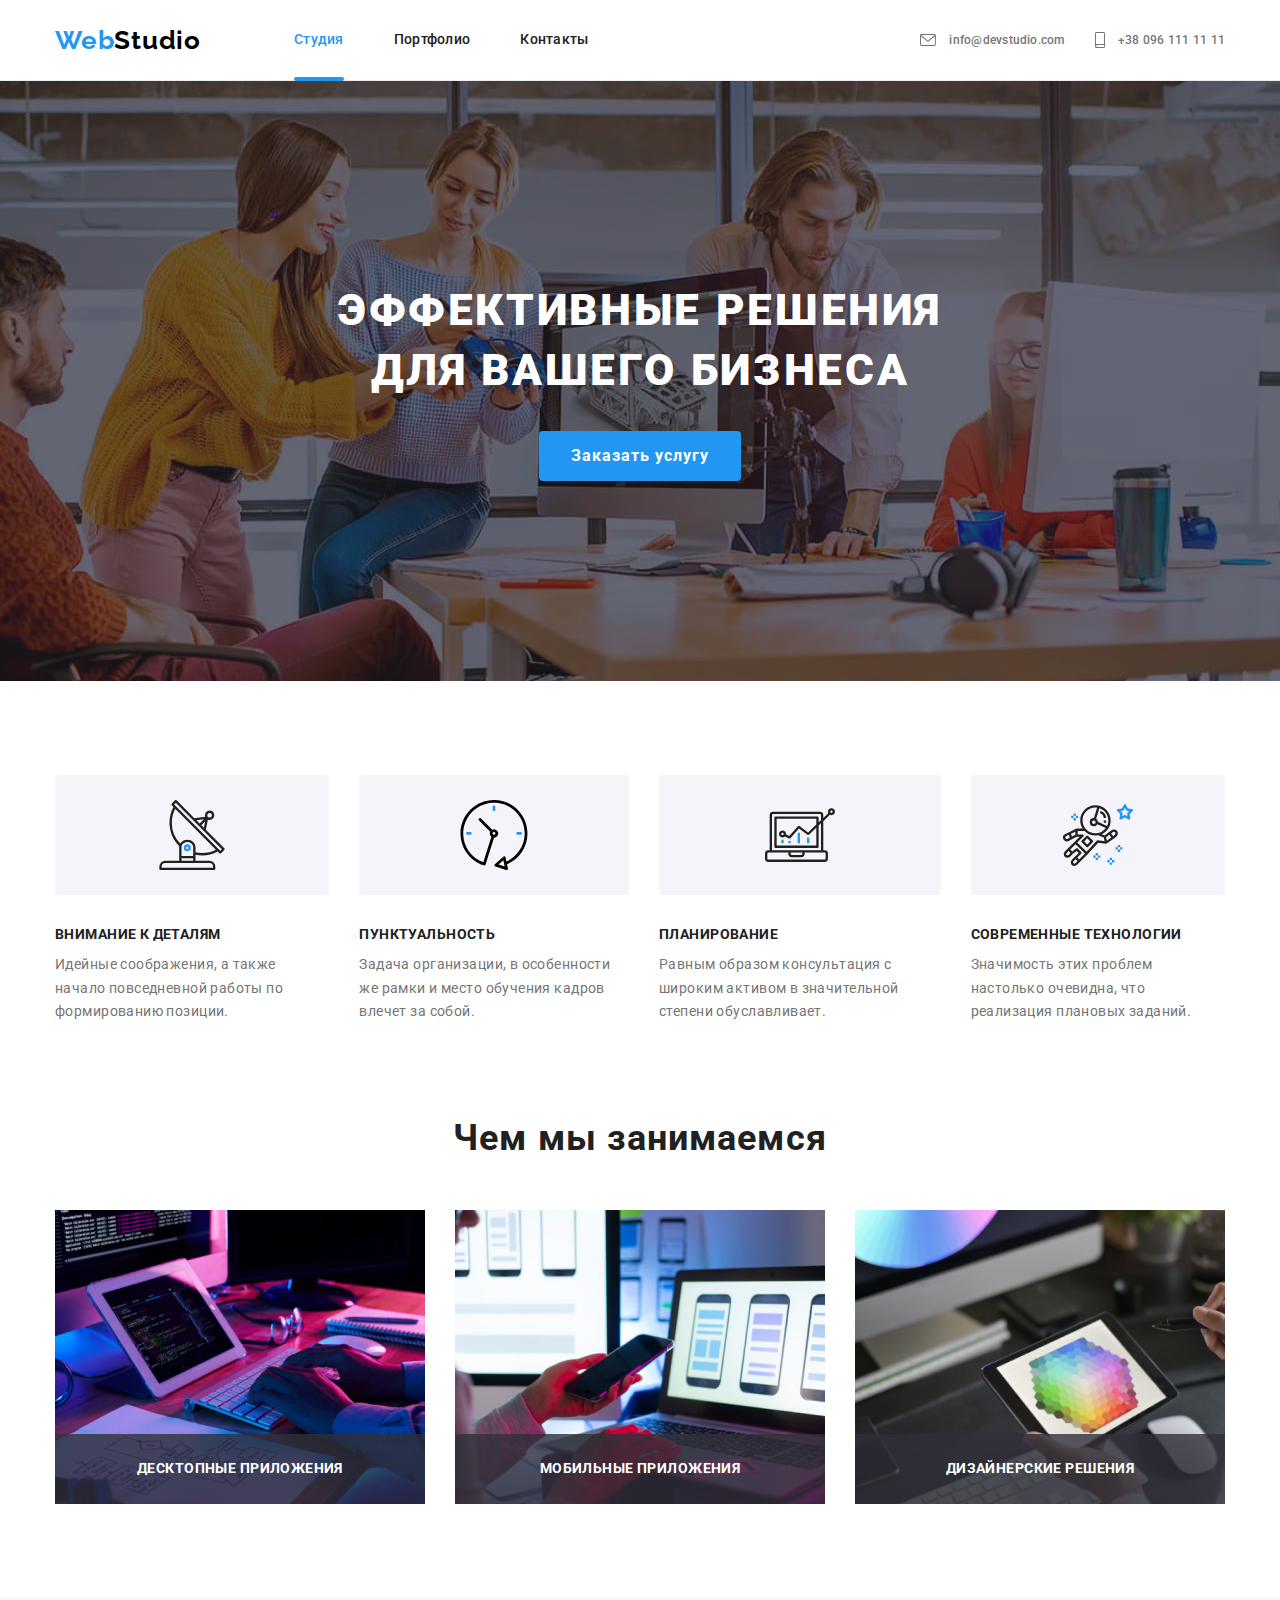
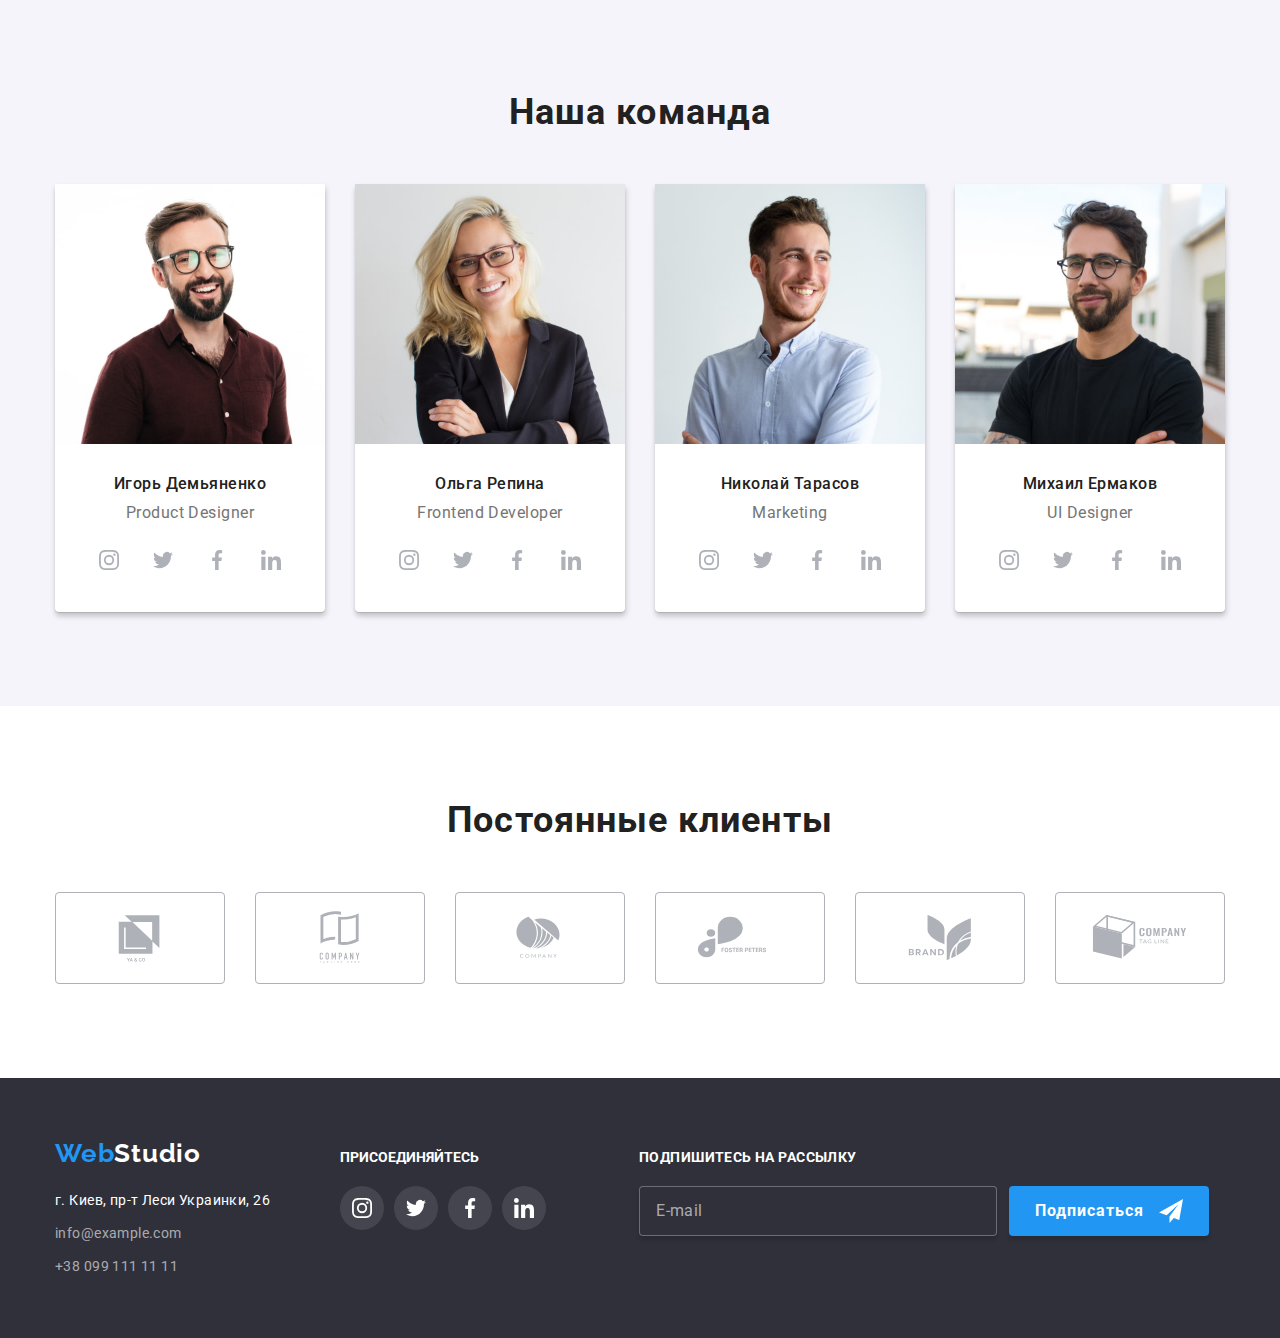
<file: index.html>
<!DOCTYPE html>
<html lang="ru">
  <head>
    <meta charset="UTF-8" />
    <meta http-equiv="X-UA-Compatible" content="IE=edge" />
    <meta name="viewport" content="width=device-width, initial-scale=1.0" />
    <title>Студия</title>
    <link
      href="https://fonts.googleapis.com/css2?family=Raleway:wght@700&family=Roboto:wght@400;500;700;900&display=swap"
      rel="stylesheet"
    />
    <link rel="stylesheet" href="./modern-normalize/modern-normalize.css" />
    <!-- <link rel="stylesheet" href="./css/styles.css" /> -->
    <link rel="stylesheet" href="./css/main.min.css" />
  </head>
  <body>
    <!-- шапка -->
    <header class="header">
      <div class="container header__wrapper">
        <a href="./index.html" class="logo">Web<span class="logo--black">Studio</span></a>
        <button class="header-button__burger" aria-expanded="false" type="button" data-menu-button>
          <svg class="header-button__icon" width="40" height="40">
            <use class="header-button__icon--open" href="./images/icons.svg#icon-menu-open"></use>
            <use class="header-button__icon--close" href="./images/icons.svg#icon-menu-close"></use>
          </svg>
        </button>
        <!-- навигация -->
        <div class="header__menu-container" data-menu>
          <nav class="header-nav">
            <ul class="site-nav">
              <li class="site-nav__item">
                <a href="#" class="site-nav__link site-nav__link--current">Студия</a>
              </li>
              <li class="site-nav__item">
                <a href="./portfolio.html" class="site-nav__link">Портфолио</a>
              </li>
              <li class="site-nav__item">
                <a href="#" class="site-nav__link">Контакты</a>
              </li>
            </ul>
          </nav>
          <div class="header__info-container">
            <ul class="auth-nav">
              <li class="auth-nav__item">
                <a class="auth-nav__link auth-nav__link--large" href="tel:+380961111111">
                  <svg class="auth-nav__icon" width="10" height="16">
                    <use href="./images/icons.svg#icon-smartphone"></use>
                  </svg>
                  +38 096 111 11 11</a
                >
              </li>
              <li class="auth-nav__item">
                <a class="auth-nav__link" href="info@devstudio.com">
                  <svg class="auth-nav__icon" width="16" height="12">
                    <use href="./images/icons.svg#icon-envelope"></use>
                  </svg>
                  info@devstudio.com</a
                >
              </li>
            </ul>
            <ul class="header-social">
              <li class="header-social__item">
                <a class="header-social__link" href="#">Instagram</a>
              </li>
              <li class="header-social__item">
                <a class="header-social__link" href="#">Twitter</a>
              </li>

              <li class="header-social__item">
                <a class="header-social__link" href="#">Facebook</a>
              </li>
              <li class="header-social__item">
                <a class="header-social__link" href="#">LinkedIn</a>
              </li>
            </ul>
          </div>
        </div>
      </div>
    </header>
    <!-- основное -->
    <main>
      <!-- секция c кнопкой -->
      <section class="hero">
        <div class="container hero__container">
          <h1 class="hero__title">Эффективные решения для вашего бизнеса</h1>
          <button class="hero__button" type="button" data-modal-open>Заказать услугу</button>
        </div>
      </section>
      <!-- cекция с особенностями -->
      <section class="features section">
        <div class="container">
          <h2 class="title-hidden">Особенности команды WebStudio</h2>
          <ul class="features__list">
            <li class="features__item details-icon">
              <div class="features__icon">
                <svg width="70" height="70">
                  <use href="./images/icons.svg#icon-antenna"></use>
                </svg>
              </div>
              <h3 class="features__title">Внимание к деталям</h3>
              <p class="features__text">
                Идейные соображения, а также начало повседневной работы по формированию позиции.
              </p>
            </li>
            <li class="features__item punctuality-icon">
              <div class="features__icon">
                <svg width="70" height="70">
                  <use href="./images/icons.svg#icon-clock"></use>
                </svg>
              </div>
              <h3 class="features__title">Пунктуальность</h3>
              <p class="features__text">
                Задача организации, в особенности же рамки и место обучения кадров влечет за собой.
              </p>
            </li>
            <li class="features__item planning-icon">
              <div class="features__icon">
                <svg width="70" height="70">
                  <use href="./images/icons.svg#icon-diagram"></use>
                </svg>
              </div>
              <h3 class="features__title">Планирование</h3>
              <p class="features__text">
                Равным образом консультация с широким активом в значительной степени обуславливает.
              </p>
            </li>
            <li class="features__item technology-icon">
              <div class="features__icon">
                <svg width="70" height="70">
                  <use href="./images/icons.svg#icon-astronaut"></use>
                </svg>
              </div>
              <h3 class="features__title">Современные технологии</h3>
              <p class="features__text">
                Значимость этих проблем настолько очевидна, что реализация плановых заданий.
              </p>
            </li>
          </ul>
        </div>
      </section>
      <!-- чем мы занимаемся -->
      <section class="activity">
        <div class="container">
          <h2 class="activity__title">Чем мы занимаемся</h2>
          <ul class="activity__wrapper">
            <li class="activity__item">
              <div class="activity__wrap">
                <picture>
                  <source
                    srcset="./images/activity-desktop.jpg 1x, ./images/activity-desktop@2x.jpg 2x"
                    media="(min-width: 1200px)"
                  />
                  <img
                    class="activity__picture"
                    src="./images/activity-desktop.jpg"
                    alt="Разработка десктопных приложений"
                  />
                </picture>
                <p class="activity__description">Десктопные приложения</p>
              </div>
            </li>
            <li class="activity__item">
              <div class="activity__wrap">
                <picture>
                  <source
                    srcset="
                      ./images/activity-mob-desktop.jpg    1x,
                      ./images/activity-mob-desktop@2x.jpg 2x
                    "
                    media="(min-width: 1200px)"
                  />
                  <img
                    class="activity__picture"
                    src="./images/activity-mob-desktop.jpg"
                    alt="Разработка пользовательского интерфейса"
                  />
                </picture>
                <p class="activity__description">Мобильные приложения</p>
              </div>
            </li>
            <li class="activity__item">
              <div class="activity__wrap">
                <picture>
                  <source
                    srcset="
                      ./images/activity-design-desktop.jpg    1x,
                      ./images/activity-design-desktop@2x.jpg 2x
                    "
                    media="(min-width: 1200px)"
                  />
                  <img
                    class="activity__picture"
                    src="./images/activity-design-desktop.jpg"
                    alt="Дизайнерские решения"
                  />
                </picture>
                <p class="activity__description">Дизайнерские решения</p>
              </div>
            </li>
          </ul>
        </div>
      </section>
      <!-- наша команда -->
      <section class="team section">
        <div class="container">
          <h2 class="team__title">Наша команда</h2>
          <ul class="team__list">
            <li class="team__item">
              <picture>
                <source
                  srcset="
                    ./images/product-designer-mobile.jpg    1x,
                    ./images/product-designer-mobile@2x.jpg 2x
                  "
                  media="(max-width: 767px)"
                />
                <source
                  srcset="
                    ./images/product-designer-desktop.jpg    1x,
                    ./images/product-designer-desktop@2x.jpg 2x
                  "
                  media="(min-width: 1200px)"
                />
                <source
                  srcset="
                    ./images/product-designer-tablet.jpg    1x,
                    ./images/product-designer-tablet@2x.jpg 2x
                  "
                  media="(min-width: 768px)"
                />

                <img
                  class="team-picture"
                  src="./images/product-designer-tablet.jpg"
                  alt="Человек, который формирует концепцию продукта"
                />
              </picture>
              <div class="team__card">
                <h3 class="team__name">Игорь Демьяненко</h3>
                <p class="team__role">Product Designer</p>
                <ul class="team__social list">
                  <li class="team__icons">
                    <a class="team__link" href="#">
                      <svg class="team__icon" width="20" height="20">
                        <use href="./images/icons.svg#icon-instagramteam"></use>
                      </svg>
                    </a>
                  </li>
                  <li class="team__icons">
                    <a class="team__link" href="#">
                      <svg class="team__icon" width="20" height="20">
                        <use href="./images/icons.svg#icon-twitterteam"></use>
                      </svg>
                    </a>
                  </li>
                  <li class="team__icons">
                    <a class="team__link" href="#">
                      <svg class="team__icon" width="20" height="20">
                        <use href="./images/icons.svg#icon-facebookteam"></use>
                      </svg>
                    </a>
                  </li>
                  <li class="team__icons">
                    <a class="team__link" href="#">
                      <svg class="team__icon" width="20" height="20">
                        <use href="./images/icons.svg#icon-linkedinteam"></use>
                      </svg>
                    </a>
                  </li>
                </ul>
              </div>
            </li>
            <li class="team__item">
              <picture>
                <source
                  srcset="
                    ./images/front-end-developer-mobile.jpg    1x,
                    ./images/front-end-developer-mobile@2x.jpg 2x
                  "
                  media="(max-width: 767px)"
                />
                <source
                  srcset="
                    ./images/front-end-developer-desktop.jpg    1x,
                    ./images/front-end-developer-desktop@2x.jpg 2x
                  "
                  media="(min-width: 1200px)"
                />
                <source
                  srcset="
                    ./images/front-end-developer-tablet.jpg    1x,
                    ./images/front-end-developer-tablet@2x.jpg 2x
                  "
                  media="(min-width: 768px)"
                />

                <img
                  class="team-picture"
                  src="./images/front-end-developer-tablet.jpg"
                  alt="Человек, который занимается созданием веб-сайтов"
                />
              </picture>
              <div class="team__card">
                <h3 class="team__name">Ольга Репина</h3>
                <p class="team__role">Frontend Developer</p>
                <ul class="team__social list">
                  <li class="team__icons">
                    <a class="team__link" href="#">
                      <svg class="team__icon" width="20" height="20">
                        <use href="./images/icons.svg#icon-instagramteam"></use>
                      </svg>
                    </a>
                  </li>
                  <li class="team__icons">
                    <a class="team__link" href="#">
                      <svg class="team__icon" width="20" height="20">
                        <use href="./images/icons.svg#icon-twitterteam"></use>
                      </svg>
                    </a>
                  </li>
                  <li class="team__icons">
                    <a class="team__link" href="#">
                      <svg class="team__icon" width="20" height="20">
                        <use href="./images/icons.svg#icon-facebookteam"></use>
                      </svg>
                    </a>
                  </li>
                  <li class="team__icons">
                    <a class="team__link" href="#">
                      <svg class="team__icon" width="20" height="20">
                        <use href="./images/icons.svg#icon-linkedinteam"></use>
                      </svg>
                    </a>
                  </li>
                </ul>
              </div>
            </li>
            <li class="team__item">
              <picture>
                <source
                  srcset="./images/merketing-mobile.jpg 1x, ./images/marketing-mobile@2x.jpg 2x"
                  media="(max-width: 767px)"
                />
                <source
                  srcset="./images/marketing-desktop.jpg 1x, ./images/marketing-desktop@2x.jpg 2x"
                  media="(min-width: 1200px)"
                />
                <source
                  srcset="./images/marketing-tablet.jpg 1x, ./images/marketing-tablet@2x.jpg 2x"
                  media="(min-width: 768px)"
                />

                <img
                  class="team-picture"
                  src="./images/marketing-tablet.jpg"
                  alt="Человек, отвечающий за маркетинг"
                />
              </picture>
              <div class="team__card">
                <h3 class="team__name">Николай Тарасов</h3>
                <p class="team__role">Marketing</p>
                <ul class="team__social list">
                  <li class="team__icons">
                    <a class="team__link" href="#">
                      <svg class="team__icon" width="20" height="20">
                        <use href="./images/icons.svg#icon-instagramteam"></use>
                      </svg>
                    </a>
                  </li>
                  <li class="team__icons">
                    <a class="team__link" href="#">
                      <svg class="team__icon" width="20" height="20">
                        <use href="./images/icons.svg#icon-twitterteam"></use>
                      </svg>
                    </a>
                  </li>
                  <li class="team__icons">
                    <a class="team__link" href="#">
                      <svg class="team__icon" width="20" height="20">
                        <use href="./images/icons.svg#icon-facebookteam"></use>
                      </svg>
                    </a>
                  </li>
                  <li class="team__icons">
                    <a class="team__link" href="#">
                      <svg class="team__icon" width="20" height="20">
                        <use href="./images/icons.svg#icon-linkedinteam"></use>
                      </svg>
                    </a>
                  </li>
                </ul>
              </div>
            </li>
            <li class="team__item">
              <picture>
                <source
                  srcset="./images/UI-designer-mobile.jpg 1x, ./images/UI-designer-mobile@2x.jpg 2x"
                  media="(max-width: 767px)"
                />
                <source
                  srcset="
                    ./images/UI-designer-desktop.jpg    1x,
                    ./images/UI-designer-desktop@2x.jpg 2x
                  "
                  media="(min-width: 1200px)"
                />
                <source
                  srcset="./images/UI-designer-tablet.jpg 1x, ./images/UI-designer-tablet@2x.jpg 2x"
                  media="(min-width: 768px)"
                />

                <img
                  class="team-picture"
                  src="./images/UI-designer-tablet.jpg"
                  alt="Человек, работающий над графической частью интерфейса"
                />
              </picture>
              <div class="team__card">
                <h3 class="team__name">Михаил Ермаков</h3>
                <p class="team__role">UI Designer</p>
                <ul class="team__social">
                  <li class="team__icons">
                    <a class="team__link" href="#">
                      <svg class="team__icon" width="20" height="20">
                        <use href="./images/icons.svg#icon-instagramteam"></use>
                      </svg>
                    </a>
                  </li>
                  <li class="team__icons">
                    <a class="team__link" href="#">
                      <svg class="team__icon" width="20" height="20">
                        <use href="./images/icons.svg#icon-twitterteam"></use>
                      </svg>
                    </a>
                  </li>
                  <li class="team__icons">
                    <a class="team__link" href="#">
                      <svg class="team__icon" width="20" height="20">
                        <use href="./images/icons.svg#icon-facebookteam"></use>
                      </svg>
                    </a>
                  </li>
                  <li class="team__icons">
                    <a class="team__link" href="#">
                      <svg class="team__icon" width="20" height="20">
                        <use href="./images/icons.svg#icon-linkedinteam"></use>
                      </svg>
                    </a>
                  </li>
                </ul>
              </div>
            </li>
          </ul>
        </div>
      </section>
      <!--постоянные клиенты -->
      <section class="clients section">
        <div class="container">
          <h2 class="clients__title">Постоянные клиенты</h2>
          <ul class="clients__list">
            <li class="clients__item">
              <a class="clients__link" href="#">
                <svg class="clients__icon" width="106" height="60">
                  <use href="./images/icons.svg#icon-yaco"></use>
                </svg>
              </a>
            </li>
            <li class="clients__item">
              <a class="clients__link" href="#">
                <svg class="clients__icon" width="106" height="60">
                  <use href="./images/icons.svg#icon-companytaglinehere"></use>
                </svg>
              </a>
            </li>
            <li class="clients__item">
              <a class="clients__link" href="#">
                <svg class="clients__icon" width="106" height="60">
                  <use href="./images/icons.svg#icon-company"></use>
                </svg>
              </a>
            </li>
            <li class="clients__item">
              <a class="clients__link" href="#">
                <svg class="clients__icon" width="106" height="60">
                  <use href="./images/icons.svg#icon-foster"></use>
                </svg>
              </a>
            </li>
            <li class="clients__item">
              <a class="clients__link" href="#">
                <svg class="clients__icon" width="106" height="60">
                  <use href="./images/icons.svg#icon-brand"></use>
                </svg>
              </a>
            </li>
            <li class="clients__item">
              <a class="clients__link" href="#">
                <svg class="clients__icon" width="106" height="60">
                  <use href="./images/icons.svg#icon-companttagline"></use>
                </svg>
              </a>
            </li>
          </ul>
        </div>
      </section>
    </main>
    <!-- футер -->
    <footer class="footer">
      <div class="container footer__wrapper">
        <div class="address__wrapper">
          <a class="logo logo__footer" href="./index.html"
            >Web<span class="logo--white">Studio</span></a
          >
          <address>
            <ul class="address">
              <li class="address__item">
                <a
                  class="address__link"
                  href="https://goo.gl/maps/dMJrHMzc6mi3SanNA"
                  target="_blank"
                  rel="noopener noreferrer"
                  >г. Киев, пр-т Леси Украинки, 26</a
                >
              </li>
              <li class="info__item">
                <a class="info__link" href="info@devstudio.com">info@example.com</a>
              </li>
              <li class="info__item">
                <a class="info__link" href="tel:+380991111111">+38 099 111 11 11</a>
              </li>
            </ul>
          </address>
        </div>
        <div class="social__wrapper">
          <h2 class="social__title">Присоединяйтесь</h2>
          <ul class="social__list">
            <li class="social__item">
              <a class="social__link" href="#">
                <svg class="social__icon" width="20" height="20">
                  <use href="./images/icons.svg#icon-instagramteam"></use>
                </svg>
              </a>
            </li>
            <li class="social__item">
              <a class="social__link" href="#">
                <svg class="social__icon" width="20" height="20">
                  <use href="./images/icons.svg#icon-twitterteam"></use>
                </svg>
              </a>
            </li>
            <li class="social__item">
              <a class="social__link" href="#">
                <svg class="social__icon" width="20" height="20">
                  <use href="./images/icons.svg#icon-facebookteam"></use>
                </svg>
              </a>
            </li>
            <li class="social__item">
              <a class="social__link" href="#">
                <svg class="social__icon" width="20" height="20">
                  <use href="./images/icons.svg#icon-linkedinteam"></use>
                </svg>
              </a>
            </li>
          </ul>
        </div>
        <div class="subscribe__wrapper">
          <h2 class="subscribe__title">Подпишитесь на рассылку</h2>
          <form class="subscribe__form">
            <input class="subscribe__input" type="email" name="email" placeholder="E-mail" />
            <button class="subscribe__button" type="submit">
              Подписаться
              <svg class="subscribe__icon" width="24" height="24">
                <use href="./images/icons.svg#icon-send"></use>
              </svg>
            </button>
          </form>
        </div>
      </div>
    </footer>
    <!-- модальное окно -->
    <div class="backdrop is-hidden" data-modal>
      <div class="modal">
        <button class="modal-button--close" type="button" data-modal-close>
          <svg width="11" height="11">
            <use href="./images/icons.svg#icon-close"></use>
          </svg>
        </button>
        <form class="callback-form">
          <strong class="callback-form__title">Оставьте свои данные, мы вам перезвоним</strong>
          <label class="callback-form__lable" for="name">Имя</label>
          <div class="callback-form__field">
            <input class="callback-form__input" type="text" name="name" id="name" />
            <svg class="callback-form__input-icon" width="18" height="18">
              <use href="./images/icons.svg#icon-person-callback-form"></use>
            </svg>
          </div>
          <label class="callback-form__lable" for="tel">Телефон</label>
          <div class="callback-form__field">
            <input class="callback-form__input" type="tel" name="tel" id="tel" />
            <svg class="callback-form__input-icon" width="18" height="18">
              <use href="./images/icons.svg#icon-phone-callback-form"></use>
            </svg>
          </div>
          <label class="callback-form__lable" for="email">Почта</label>
          <div class="callback-form__field">
            <input class="callback-form__input" type="email" name="email" id="email" />
            <svg class="callback-form__input-icon" width="18" height="18">
              <use href="./images/icons.svg#icon-email-callback-form"></use>
            </svg>
          </div>
          <label class="callback-form__lable" for="comment">Комментарий</label>
          <textarea
            class="callback-form__comment"
            name="comment"
            id="comment"
            placeholder="Введите текст"
          ></textarea>
          <label class="callback-form__checkbox">
            <input
              class="callback-form__checkbox-input checkbox-hidden"
              type="checkbox"
              name="arragement"
              tabindex="-1"
            />
            <span class="callback-form__checkbox-icon" tabindex="0">
              <svg width="16" height="15">
                <use href="./images/icons.svg#icon-check"></use>
              </svg>
            </span>
            <span class="callback-form__agreement-text">
              Соглашаюсь с рассылкой и принимаю
              <a class="callback-form__agreement-link" href="#">Условия договора</a>
            </span>
          </label>
          <button class="callback-form__button" type="submit">Отправить</button>
        </form>
      </div>
    </div>
    <script src="./js/modal.js"></script>
    <script src="./js/mobile-menu.js"></script>
  </body>
</html>
</file>
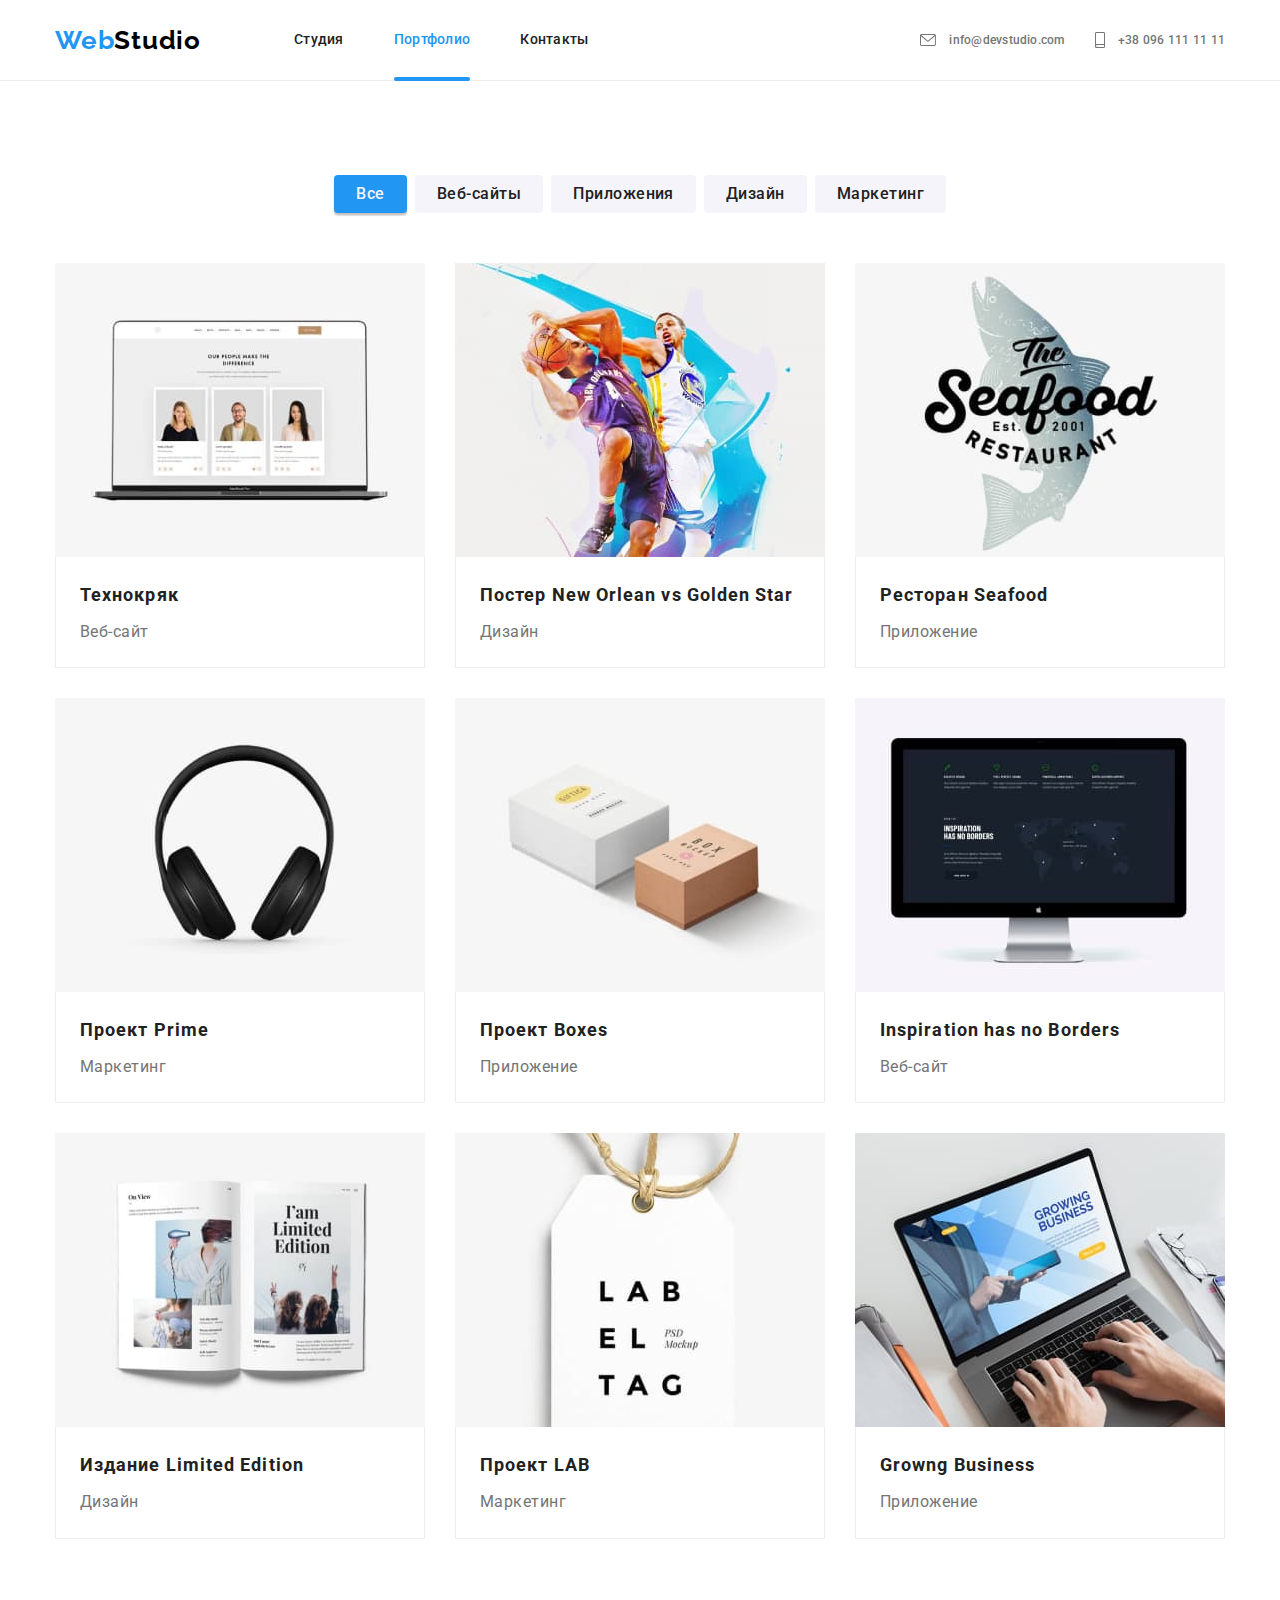
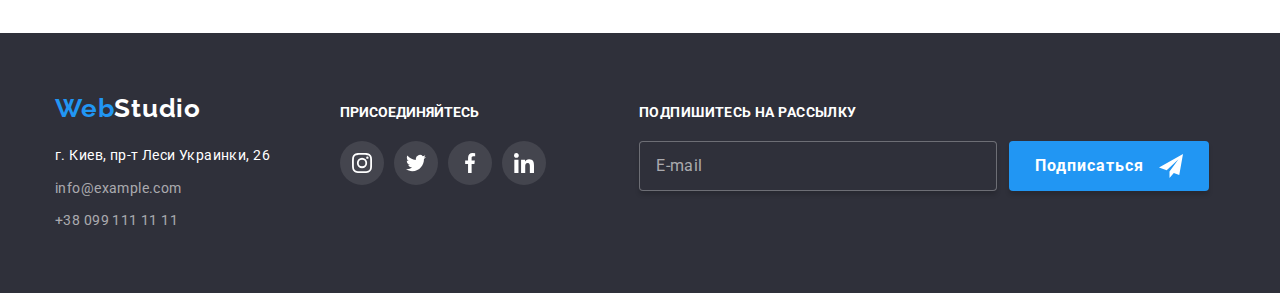
<file: portfolio.html>
<!DOCTYPE html>
<html lang="ru">
  <head>
    <meta charset="UTF-8" />
    <meta http-equiv="X-UA-Compatible" content="IE=edge" />
    <meta name="viewport" content="width=device-width, initial-scale=1.0" />
    <title>Portfolio</title>
    <link
      href="https://fonts.googleapis.com/css2?family=Raleway:wght@700&family=Roboto:wght@400;500;700;900&display=swap"
      rel="stylesheet"
    />
    <link rel="stylesheet" href="./modern-normalize/modern-normalize.css" />
    <!-- <link rel="stylesheet" href="./css/styles.css" /> -->
    <link rel="stylesheet" href="./css/main.min.css" />
  </head>
  <body>
    <!-- шапка -->
    <header class="header">
      <div class="container header__wrapper">
        <a href="./index.html" class="logo">Web<span class="logo--black">Studio</span></a>
        <button class="header-button__burger" aria-expanded="false" type="button" data-menu-button>
          <svg class="header-button__icon" width="40" height="40">
            <use class="header-button__icon--open" href="./images/icons.svg#icon-menu-open"></use>
            <use class="header-button__icon--close" href="./images/icons.svg#icon-menu-close"></use>
          </svg>
        </button>
        <!-- навигация -->
        <div class="header__menu-container" data-menu>
          <nav class="header-nav">
            <ul class="site-nav">
              <li class="site-nav__item">
                <a href="./index.html" class="site-nav__link">Студия</a>
              </li>
              <li class="site-nav__item">
                <a href="#" class="site-nav__link site-nav__link--current">Портфолио</a>
              </li>
              <li class="site-nav__item">
                <a href="#" class="site-nav__link">Контакты</a>
              </li>
            </ul>
          </nav>
          <div class="header__info-container">
            <ul class="auth-nav">
              <li class="auth-nav__item">
                <a class="auth-nav__link auth-nav__link--large" href="tel:+380961111111">
                  <svg class="auth-nav__icon" width="10" height="16">
                    <use href="./images/icons.svg#icon-smartphone"></use>
                  </svg>
                  +38 096 111 11 11</a
                >
              </li>
              <li class="auth-nav__item">
                <a class="auth-nav__link" href="info@devstudio.com">
                  <svg class="auth-nav__icon" width="16" height="12">
                    <use href="./images/icons.svg#icon-envelope"></use>
                  </svg>
                  info@devstudio.com</a
                >
              </li>
            </ul>
            <ul class="header-social">
              <li class="header-social__item">
                <a class="header-social__link" href="#">Instagram</a>
              </li>
              <li class="header-social__item">
                <a class="header-social__link" href="#">Twitter</a>
              </li>

              <li class="header-social__item">
                <a class="header-social__link" href="#">Facebook</a>
              </li>
              <li class="header-social__item">
                <a class="header-social__link" href="#">LinkedIn</a>
              </li>
            </ul>
          </div>
        </div>
      </div>
    </header>
    <!-- основное -->
    <main>
      <!-- секция примеры проектов -->
      <section class="examples section">
        <div class="container">
          <h1 class="title-hidden">примеры</h1>
          <ul class="filters">
            <li class="filters__item">
              <button class="filters__button filters__button--active" type="button">Все</button>
            </li>
            <li class="filters__item">
              <button class="filters__button" type="button">Веб-сайты</button>
            </li>
            <li class="filters__item">
              <button class="filters__button" type="button">Приложения</button>
            </li>
            <li class="filters__item">
              <button class="filters__button" type="button">Дизайн</button>
            </li>
            <li class="filters__item">
              <button class="filters__button" type="button">Маркетинг</button>
            </li>
          </ul>
          <ul class="examples__wrapper">
            <li class="examples__item">
              <a class="examples__link" href="#">
                <div class="examples__overlay">
                  <picture>
                    <source
                      srcset="
                        ./images/technokriak-mobile.jpg    1x,
                        ./images/technokriak-mobile@2x.jpg 2x
                      "
                      media="(max-width: 767px)"
                    />
                    <source
                      srcset="
                        ./images/tachnokriak-desktop.jpg    1x,
                        ./images/technokriak-desktop@2x.jpg 2x
                      "
                      media="(min-width: 1200px)"
                    />
                    <source
                      srcset="
                        ./images/technokriak-tablet.jpg    1x,
                        ./images/technokriac-tablet@2x.jpg 2x
                      "
                      media="(min-width: 768px)"
                    />

                    <img
                      class="examples__picture"
                      src="./images/technokriak-tablet.jpg"
                      alt="Пример проекта веб-сайта Технокряк"
                    />
                  </picture>
                  <p class="overlay__text">
                    Ресурс предлагает комплексные предложения с разным уровнем функционала и
                    сервисов. Все это позволит посетителю получить исчерпывающие сведения о компании
                    или частном лице.
                  </p>
                </div>
                <div class="examples__card">
                  <h3 class="examples__title">Технокряк</h3>
                  <p class="examples__text">Веб-сайт</p>
                </div>
              </a>
            </li>
            <li class="examples__item">
              <a href="#" class="examples__link">
                <div class="examples__overlay">
                  <picture>
                    <source
                      srcset="
                        ./images/new-orlean-mobile.jpg    1x,
                        ./images/new-orlean-mobile@2x.jpg 2x
                      "
                      media="(max-width: 767px)"
                    />
                    <source
                      srcset="
                        ./images/new-orlean-desktop.jpg    1x,
                        ./images/new-orlean-desktop@2x.jpg 2x
                      "
                      media="(min-width: 1200px)"
                    />
                    <source
                      srcset="
                        ./images/new-orlean-tablet.jpg    1x,
                        ./images/new-orlean-tablet@2x.jpg 2x
                      "
                      media="(min-width: 768px)"
                    />

                    <img
                      class="examples__picture"
                      src="./images/new-orlean-tablet.jpg"
                      alt="Пример дизайна постера New Orlean vs Golden Star"
                    />
                  </picture>
                  <p class="overlay__text">
                    Ресурс предлагает комплексные предложения с разным уровнем функционала и
                    сервисов. Все это позволит посетителю получить исчерпывающие сведения о компании
                    или частном лице.
                  </p>
                </div>
                <div class="examples__card">
                  <h3 class="examples__title">Постер New Orlean vs Golden Star</h3>
                  <p class="examples__text">Дизайн</p>
                </div>
              </a>
            </li>
            <li class="examples__item">
              <a href="" class="examples__link">
                <div class="examples__overlay">
                  <picture>
                    <source
                      srcset="./images/seafood-mobile.jpg 1x, ./images/seafood-mobile@2x.jpg 2x"
                      media="(max-width: 767px)"
                    />
                    <source
                      srcset="./images/sea-food-desktop.jpg 1x, ./images/sea-food-desktop@2x.jpg 2x"
                      media="(min-width: 1200px)"
                    />
                    <source
                      srcset="./images/seafood-tablet.jpg 1x, ./images/seafood-tablet@2x.jpg 2x"
                      media="(min-width: 768px)"
                    />

                    <img
                      class="examples__picture"
                      src="./images/seafood-tablet.jpg"
                      alt="Пример приложения для ресторана Seafood"
                    />
                  </picture>
                  <p class="overlay__text">
                    Ресурс предлагает комплексные предложения с разным уровнем функционала и
                    сервисов. Все это позволит посетителю получить исчерпывающие сведения о компании
                    или частном лице.
                  </p>
                </div>
                <div class="examples__card">
                  <h3 class="examples__title">Ресторан Seafood</h3>
                  <p class="examples__text">Приложение</p>
                </div>
              </a>
            </li>
            <li class="examples__item">
              <a href="#" class="examples__link">
                <div class="examples__overlay">
                  <picture>
                    <source
                      srcset="./images/prime-mobile.jpg 1x, ./images/prime-mobile@2x.jpg 2x"
                      media="(max-width: 767px)"
                    />
                    <source
                      srcset="./images/prime-desktop.jpg 1x, ./images/prime-desktop@2x.jpg 2x"
                      media="(min-width: 1200px)"
                    />
                    <source
                      srcset="./images/prime-tablet.jpg 1x, ./images/prime-tablet@2x.jpg 2x"
                      media="(min-width: 768px)"
                    />

                    <img
                      class="examples__picture"
                      src="./images/prime-tablet.jpg"
                      alt="Пример проекта Prime"
                    />
                  </picture>
                  <p class="overlay__text">
                    Ресурс предлагает комплексные предложения с разным уровнем функционала и
                    сервисов. Все это позволит посетителю получить исчерпывающие сведения о компании
                    или частном лице.
                  </p>
                </div>
                <div class="examples__card">
                  <h3 class="examples__title">Проект Prime</h3>
                  <p class="examples__text">Маркетинг</p>
                </div>
              </a>
            </li>
            <li class="examples__item">
              <a href="#" class="examples__link">
                <div class="examples__overlay">
                  <picture>
                    <source
                      srcset="./images/boxes-mobile.jpg 1x, ./images/boxes-mobile@2x.jpg 2x"
                      media="(max-width: 767px)"
                    />
                    <source
                      srcset="./images/boxes-desktop.jpg 1x, ./images/boxes-desktop@2x.jpg 2x"
                      media="(min-width: 1200px)"
                    />
                    <source
                      srcset="./images/boxes-tablet.jpg 1x, ./images/boxes-tablet@2x.jpg 2x"
                      media="(min-width: 768px)"
                    />

                    <img
                      class="examples__picture"
                      src="./images/boxes-tablet.jpg"
                      alt="Проект приложения Boxes"
                    />
                  </picture>
                  <p class="overlay__text">
                    Ресурс предлагает комплексные предложения с разным уровнем функционала и
                    сервисов. Все это позволит посетителю получить исчерпывающие сведения о компании
                    или частном лице.
                  </p>
                </div>
                <div class="examples__card">
                  <h3 class="examples__title">Проект Boxes</h3>
                  <p class="examples__text">Приложение</p>
                </div>
              </a>
            </li>
            <li class="examples__item">
              <a href="#" class="examples__link">
                <div class="examples__overlay">
                  <picture>
                    <source
                      srcset="
                        ./images/inspiration-mobile.jpg    1x,
                        ./images/inspiration-mobile@2x.jpg 2x
                      "
                      media="(max-width: 767px)"
                    />
                    <source
                      srcset="
                        ./images/inspiration-desktop.jpg    1x,
                        ./images/inspiration-desktop@2x.jpg 2x
                      "
                      media="(min-width: 1200px)"
                    />
                    <source
                      srcset="
                        ./images/inspiration-tablet.jpg    1x,
                        ./images/inspiration-tablet@2x.jpg 2x
                      "
                      media="(min-width: 768px)"
                    />

                    <img
                      class="examples__picture"
                      src="./images/inspiration-tablet.jpg"
                      alt="Проект веб-сайта Inspiration has no borders"
                    />
                  </picture>
                  <p class="overlay__text">
                    Ресурс предлагает комплексные предложения с разным уровнем функционала и
                    сервисов. Все это позволит посетителю получить исчерпывающие сведения о компании
                    или частном лице.
                  </p>
                </div>
                <div class="examples__card">
                  <h3 class="examples__title">Inspiration has no Borders</h3>
                  <p class="examples__text">Веб-сайт</p>
                </div>
              </a>
            </li>
            <li class="examples__item">
              <a href="#" class="examples__link">
                <div class="examples__overlay">
                  <picture>
                    <source
                      srcset="./images/limited-mobile.jpg 1x, ./images/limited-mobile@2x.jpg 2x"
                      media="(max-width: 767px)"
                    />
                    <source
                      srcset="./images/limited-desktop.jpg 1x, ./images/limited-desktop@2x.jpg 2x"
                      media="(min-width: 1200px)"
                    />
                    <source
                      srcset="./images/limited-tablet.jpg 1x, ./images/limited-tablet@2x.jpg 2x"
                      media="(min-width: 768px)"
                    />

                    <img
                      class="examples__picture"
                      src="./images/limited-table.jpg"
                      alt="Пример дизайна издания Limited Edition"
                    />
                  </picture>
                  <p class="overlay__text">
                    Ресурс предлагает комплексные предложения с разным уровнем функционала и
                    сервисов. Все это позволит посетителю получить исчерпывающие сведения о компании
                    или частном лице.
                  </p>
                </div>
                <div class="examples__card">
                  <h3 class="examples__title">Издание Limited Edition</h3>
                  <p class="examples__text">Дизайн</p>
                </div>
              </a>
            </li>
            <li class="examples__item">
              <a href="#" class="examples__link">
                <div class="examples__overlay">
                  <picture>
                    <source
                      srcset="./images/lab-mobile.jpg 1x, ./images/lab-mobile@2x.jpg 2x"
                      media="(max-width: 767px)"
                    />
                    <source
                      srcset="./images/lab-desktop.jpg 1x, ./images/lab-desktop@2x.jpg 2x"
                      media="(min-width: 1200px)"
                    />
                    <source
                      srcset="./images/lab-tablet.jpg 1x, ./images/lab-tablet@2x.jpg 2x"
                      media="(min-width: 768px)"
                    />

                    <img
                      class="examples__picture"
                      src="./images/lab-tablet.jpg"
                      alt="Пример проекта LAB"
                    />
                  </picture>
                  <p class="overlay__text">
                    Ресурс предлагает комплексные предложения с разным уровнем функционала и
                    сервисов. Все это позволит посетителю получить исчерпывающие сведения о компании
                    или частном лице.
                  </p>
                </div>
                <div class="examples__card">
                  <h3 class="examples__title">Проект LAB</h3>
                  <p class="examples__text">Маркетинг</p>
                </div>
              </a>
            </li>
            <li class="examples__item">
              <a class="examples__link" href="#">
                <div class="examples__overlay">
                  <picture>
                    <source
                      srcset="
                        ./images/growing-business-mobile.jpg    1x,
                        ./images/growing-business-mobile@2x.jpg 2x
                      "
                      media="(max-width: 767px)"
                    />
                    <source
                      srcset="
                        ./images/growing-business-desktop.jpg    1x,
                        ./images/growing-business-desktop@2x.jpg 2x
                      "
                      media="(min-width: 1200px)"
                    />
                    <source
                      srcset="
                        ./images/growing-business-tablet.jpg    1x,
                        ./images/growing-business-tablet@2x.jpg 2x
                      "
                      media="(min-width: 768px)"
                    />

                    <img
                      class="examples__picture"
                      src="./images/growing-business-tablet.jpg"
                      alt="Проект приложения Growing Business"
                    />
                  </picture>
                  <p class="overlay__text">
                    Ресурс предлагает комплексные предложения с разным уровнем функционала и
                    сервисов. Все это позволит посетителю получить исчерпывающие сведения о компании
                    или частном лице.
                  </p>
                </div>
                <div class="examples__card">
                  <h3 class="examples__title">Growng Business</h3>
                  <p class="examples__text">Приложение</p>
                </div>
              </a>
            </li>
          </ul>
        </div>
      </section>
    </main>
    <!-- футер -->
    <footer class="footer">
      <div class="container footer__wrapper">
        <div class="address__wrapper">
          <a class="logo logo__footer" href="./index.html"
            >Web<span class="logo--white">Studio</span></a
          >
          <address>
            <ul class="address">
              <li class="address__item">
                <a
                  class="address__link"
                  href="https://goo.gl/maps/dMJrHMzc6mi3SanNA"
                  target="_blank"
                  rel="noopener noreferrer"
                  >г. Киев, пр-т Леси Украинки, 26</a
                >
              </li>
              <li class="info__item">
                <a class="info__link" href="info@devstudio.com">info@example.com</a>
              </li>
              <li class="info__item">
                <a class="info__link" href="tel:+380991111111">+38 099 111 11 11</a>
              </li>
            </ul>
          </address>
        </div>
        <div class="social__wrapper">
          <h2 class="social__title">Присоединяйтесь</h2>
          <ul class="social__list">
            <li class="social__item">
              <a class="social__link" href="#">
                <svg class="social__icon" width="20" height="20">
                  <use href="./images/icons.svg#icon-instagramteam"></use>
                </svg>
              </a>
            </li>
            <li class="social__item">
              <a class="social__link" href="#">
                <svg class="social__icon" width="20" height="20">
                  <use href="./images/icons.svg#icon-twitterteam"></use>
                </svg>
              </a>
            </li>
            <li class="social__item">
              <a class="social__link" href="#">
                <svg class="social__icon" width="20" height="20">
                  <use href="./images/icons.svg#icon-facebookteam"></use>
                </svg>
              </a>
            </li>
            <li class="social__item">
              <a class="social__link" href="#">
                <svg class="social__icon" width="20" height="20">
                  <use href="./images/icons.svg#icon-linkedinteam"></use>
                </svg>
              </a>
            </li>
          </ul>
        </div>
        <div class="subscribe__wrapper">
          <h2 class="subscribe__title">Подпишитесь на рассылку</h2>
          <form class="subscribe__form">
            <input class="subscribe__input" type="email" name="email" placeholder="E-mail" />
            <button class="subscribe__button" type="submit">
              Подписаться
              <svg class="subscribe__icon" width="24" height="24">
                <use href="./images/icons.svg#icon-send"></use>
              </svg>
            </button>
          </form>
        </div>
      </div>
    </footer>
    <script src="./js/modal.js"></script>
    <script src="./js/mobile-menu.js"></script>
  </body>
</html>
</file>
<file: css/main.min.css>
:root{--white-color: #ffffff;--primary-text-color: rgba(33, 33, 33, 1);--secondary-text-color: rgba(117, 117, 117, 1);--accent-color: rgba(33, 150, 243, 1);--logo-studio-color: #000000;--background-hero: rgba(47, 48, 58, 1);--background-section-team: #F5F4FA;--footer-background-color: rgba(47, 48, 58, 1);--address-links-color: rgba(255, 255, 255, 0.6);--backgroung-buttons-color: rgba(245, 244, 250, 1);--primary-buttons-text-color: rgba(33, 33, 33, 1);--background-for-button: #188CE8;--border-color-cards: rgba(238, 238, 238, 1);--border-for-header: rgba(236, 236, 236, 1);--button-active-color: rgba(245, 244, 250, 1);--color-for-team-cards: rgba(255, 255, 255, 1);--gradient-color: rgba(47, 48, 58, 0.4) 35%;--background-features-card: #F5F4FA;--color-for-join: rgba(255, 255, 255, 1);--icon-color: rgba(175, 177, 184, 1);--color-for-links: rgba(255, 255, 255, 1);--icon-background-color: rgba(255, 255, 255, .1);--overlay-color: rgba(0, 0, 0, 0.2);--modal-window-color: rgba(255, 255, 255, 1);--activity-cards-text-color: rgba(255, 255, 255, 1);--activity-cards-background: rgba(47, 48, 58, 0.8);--ovarlay-examples-cards-color: rgba(33, 150, 243, 0.9);--overlay-examples-text-color: rgba(255, 255, 255, 1);--close-button-color: #000000;--subscribe-title-color: rgba(255, 255, 255, 1);--subscribe-button-color: rgba(255, 255, 255, 1);--subscribe-button-box-shadow: rgba(0, 0, 0, 0.15);--subscribe-button-background-color: rgba(33, 150, 243, 1);--subscribe-button-hover-background-color: #188ce8;--subscribe-icon-color: rgba(255, 255, 255, 1);--subscribe-input-text-color: rgba(255, 255, 255, 0.6);--callback-title-color: rgba(33, 33, 33, 1);--callback-form-lable-color: rgba(117, 117, 117, 1);--callback-form-input-border-color: rgba(33, 33, 33, 0.2);--callback-agreenamt-link-color: rgba(33, 150, 243, 1);--callbackform-agreemant-text: rgba(117, 117, 117, 1);--call-back-form-checkbox-border-color: rgba(33, 33, 33, 1);--checkbox-button-hover-color: #188ce8;--main-font: Roboto,sans-serif;--logo-font: Raleway,sans-serif;--timing-function: cubic-bezier(0.4, 0, 0.2, 1)}/*! modern-normalize v1.1.0 | MIT License | https://github.com/sindresorhus/modern-normalize */*,::before,::after{box-sizing:border-box}html{line-height:1.15;-webkit-text-size-adjust:100%;-moz-tab-size:4;tab-size:4}body{margin:0;font-family:system-ui,-apple-system,"Segoe UI",Roboto,Helvetica,Arial,sans-serif,"Apple Color Emoji","Segoe UI Emoji"}hr{height:0;color:inherit}abbr[title]{text-decoration:underline dotted}b,strong{font-weight:bolder}code,kbd,samp,pre{font-family:ui-monospace, SFMono-Regular, Consolas, 'Liberation Mono', Menlo, monospace;font-size:1em}small{font-size:80%}sub,sup{font-size:75%;line-height:0;position:relative;vertical-align:baseline}sub{bottom:-0.25em}sup{top:-0.5em}table{text-indent:0;border-color:inherit}button,input,optgroup,select,textarea{font-family:inherit;font-size:100%;line-height:1.15;margin:0}button,select{text-transform:none}button,[type='button'],[type='reset'],[type='submit']{-webkit-appearance:button}::-moz-focus-inner{border-style:none;padding:0}:-moz-focusring{outline:1px dotted ButtonText}:-moz-ui-invalid{box-shadow:none}legend{padding:0}progress{vertical-align:baseline}::-webkit-inner-spin-button,::-webkit-outer-spin-button{height:auto}[type='search']{-webkit-appearance:textfield;outline-offset:-2px}::-webkit-search-decoration{-webkit-appearance:none}::-webkit-file-upload-button{-webkit-appearance:button;font:inherit}summary{display:list-item}.site-nav,.auth-nav,.auth-nav__item,.header-social,.features__list,.activity__wrapper,.team__list,.team__social,.clients__list,.address,.social__list,.filters,.examples__wrapper{padding:0;margin:0;list-style:none}.title-hidden{position:absolute;width:1px;height:1px;margin:-1px;border:0;padding:0;white-space:nowrap;clip-path:inset(100%);clip:rect(0 0 0 0);overflow:hidden}.activity{padding-top:0px;padding-bottom:94px}.callback-form__checkbox-input{position:absolute;width:1px;height:1px;margin:-1px;border:0;padding:0;white-space:nowrap;clip-path:inset(100%);clip:rect(0 0 0 0);overflow:hidden}body{color:var(--primary-text-color);background-color:var(--white-color);font-family:var(--main-font);font-style:normal;font-weight:400;font-size:14px;line-height:1.14}h1,h2,h3,h4,h5,h6,p,ul{margin-top:0;margin-bottom:0}body.menu-open,body.modal-open{overflow:hidden}.container{margin:0 auto;padding-left:15px;padding-right:15px;width:100%}@media screen and (min-width: 480px){.container{max-width:480px}}@media screen and (min-width: 768px){.container{max-width:768px}}@media screen and (min-width: 1200px){.container{max-width:1200px}}.section{padding-top:60px;padding-bottom:60px}@media screen and (min-width: 1200px){.section{padding-top:94px;padding-bottom:94px}}.header{border-bottom:1px solid var(--border-for-header)}@media screen and (max-width: 767px){.header{position:relative}}.header__wrapper{display:flex;align-items:center}@media screen and (max-width: 767px){.header__wrapper{padding-top:16px;padding-bottom:16px;justify-content:space-between}}.header-button__burger{right:0px;border:none;background-color:transparent;z-index:10;transition:color 250ms var(--timing-function);color:var(--primary-text-color)}.header-button__burger:hover,.header-button__burger:focus{color:var(--accent-color)}@media screen and (min-width: 768px){.header-button__burger{display:none}}.header-button__burger.is-open{position:fixed;top:10px;right:15px;padding:0}.header-button__icon{display:block;fill:currentColor}.header-button__icon--close{display:none}.header-button__burger.is-open .header-button__icon--open{display:none}.header-button__burger.is-open .header-button__icon--close{display:block}.header__menu-container{display:none}@media screen and (max-width: 767px){.header__menu-container{position:fixed;top:0;left:0;z-index:1;flex-direction:column;justify-content:space-between;width:100vw;height:100vh;overflow-y:scroll;padding-top:48px;padding-bottom:48px;padding-left:40px;background-color:#ffffff}.header__menu-container.is-open{display:flex}}@media screen and (min-width: 768px){.header__menu-container{display:flex;align-items:center;width:100%}}.header-nav{position:relative}@media screen and (min-width: 768px){.header-nav{margin-left:88px}}@media screen and (min-width: 1200px){.header-nav{margin-left:93px}}@media screen and (min-width: 768px){.site-nav{display:flex}}@media screen and (min-width: 768px){.site-nav__item:not(:first-child){margin-left:50px}}@media screen and (max-width: 767px){.site-nav__item:not(:last-child){margin-bottom:32px}}.site-nav__link{transition:color 250ms var(--timing-function);font-weight:500;font-size:40px;line-height:1.175;letter-spacing:0.02em;text-decoration:none;color:var(--primary-text-color)}@media screen and (min-width: 768px){.site-nav__link{position:relative;display:block;padding-top:32px;padding-bottom:32px;font-size:inherit;line-height:inherit}}.site-nav__link:hover,.site-nav__link:focus{color:var(--accent-color)}.site-nav__link--current{color:var(--accent-color)}@media screen and (min-width: 768px){.site-nav__link--current{color:var(--accent-color)}.site-nav__link--current::after{content:'';position:absolute;left:0;bottom:-1px;display:block;width:100%;height:4px;border-radius:2px;background-color:var(--accent-color)}}@media screen and (max-width: 767px){.auth-nav{margin-bottom:64px}}@media screen and (min-width: 768px){.auth-nav{display:flex;margin-left:auto}}@media screen and (min-width: 768px){.auth-nav{flex-direction:column-reverse}}@media screen and (min-width: 1200px){.auth-nav{flex-direction:row-reverse}}@media screen and (min-width: 768px){.header__info-container{margin-left:auto}}@media screen and (max-width: 767px){.auth-nav__item:not(:last-child){margin-bottom:32px}}@media screen and (min-width: 768px) and (max-width: 1199px){.auth-nav__item:not(:first-child){margin-bottom:10px}}@media screen and (min-width: 1200px){.auth-nav__item:not(:last-child){margin-left:30px}}.auth-nav__link{transition:color 250ms var(--timing-function);font-weight:500;font-size:24px;line-height:1.17;letter-spacing:0.02em;text-decoration:none;color:var(--secondary-text-color)}@media screen and (min-width: 768px){.auth-nav__link{font-size:12px;line-height:1.16}}.auth-nav__link:hover,.auth-nav__link:focus{color:var(--accent-color)}@media screen and (max-width: 767px){.auth-nav__link--large{font-size:34px;line-height:1.17;color:var(--accent-color)}}@media screen and (max-width: 480px){.auth-nav__link--large{font-size:24px}}@media screen and (min-width: 768px){.auth-nav__link--large{font-size:12px;line-height:1.16;color:var(--secondary-text-color)}}.auth-nav__icon{display:none}@media screen and (min-width: 768px){.auth-nav__icon{display:inline-block;margin-right:8px;vertical-align:middle;fill:currentColor}}@media screen and (min-width: 1200px){.auth-nav__icon{margin-right:10px}}.header-social{display:flex;flex-wrap:wrap}@media screen and (min-width: 768px){.header-social{display:none}}.header-social__item:not(:last-child){padding-right:10px;border-right:1px solid rgba(33,33,33,0.2)}.header-social__item:not(:first-child){padding-left:9px}.header-social__link{font-weight:500;font-size:18px;line-height:1.22;letter-spacing:0.02em;text-decoration:none;color:var(--accent-color)}.logo{display:block;font-family:var(--logo-font);font-weight:700;font-size:24px;line-height:1.16;letter-spacing:0.03em;text-decoration:none;color:var(--accent-color)}@media screen and (min-width: 1200px){.logo{font-size:26px;line-height:1.19}}.logo--black{text-decoration:none;letter-spacing:0.03em;color:var(--logo-studio-color)}.logo--white{color:var(--white-color)}.logo__footer{margin-bottom:20px}.hero{margin-left:auto;margin-right:auto;max-width:1600px;background-color:var(--background-hero);background-image:linear-gradient(var(--gradient-color), var(--gradient-color)),url("../images/background-image-480.jpg");background-repeat:no-repeat;background-size:cover;background-position:center}@media screen and (min-device-pixel-ratio: 2), (min-resolution: 192dpi), (min-resolution: 2dppx){.hero{background-image:linear-gradient(var(--gradient-color), var(--gradient-color)),url("../images/background-image-960.jpg")}}@media screen and (min-width: 768px){.hero{background-image:linear-gradient(var(--gradient-color), var(--gradient-color)),url("../images/background-image-768.jpg")}}@media screen and (min-width: 768px) and (min-device-pixel-ratio: 2), screen and (min-width: 768px) and (min-resolution: 192dpi), screen and (min-width: 768px) and (min-resolution: 2dppx){.hero{background-image:linear-gradient(var(--gradient-color), var(--gradient-color)),url("../images/background-image-1536.jpg")}}@media screen and (min-width: 1200px){.hero{background-image:linear-gradient(var(--gradient-color), var(--gradient-color)),url("../images/background-image-1600.jpg")}}@media screen and (min-width: 1200px) and (min-device-pixel-ratio: 2), screen and (min-width: 1200px) and (min-resolution: 192dpi), screen and (min-width: 1200px) and (min-resolution: 2dppx){.hero{background-image:linear-gradient(var(--gradient-color), var(--gradient-color)),url("../images/background-image-3200.jpg")}}.hero__container{padding-top:118px;padding-bottom:118px;text-align:center}@media screen and (min-width: 1200px){.hero__container{padding-top:200px;padding-bottom:200px}}.hero__title{margin-bottom:30px;max-width:360px;margin-left:auto;margin-right:auto;font-weight:900;font-size:26px;line-height:1.61;letter-spacing:0.06em;text-transform:uppercase;color:var(--white-color)}@media screen and (min-width: 1200px){.hero__title{max-width:696px;font-size:44px;line-height:1.36}}.hero__button{position:relative;transition:background-color 250ms var(--timing-function);display:block;border:none;border-radius:4px;padding:10px 32px;margin:30px auto 0;min-width:130px;cursor:pointer;font-family:inherit;font-weight:700;font-size:16px;line-height:1.875;letter-spacing:0.06em;color:var(--white-color);background-color:var(--accent-color)}.hero__button:hover,.hero__button:focus{background-color:var(--background-for-button)}.features{background-color:var(--white-color)}@media screen and (min-width: 768px) and (max-width: 1199px){.features__list{display:flex;flex-wrap:wrap;margin:-15px}}@media screen and (min-width: 1200px){.features__list{display:flex}}@media screen and (max-width: 767px){.features__item:not(:last-child){margin-bottom:30px}}@media screen and (min-width: 768px) and (max-width: 1199px){.features__item{flex-basis:calc( 100% / 2 - 30px);margin:15px}}@media screen and (min-width: 1200px){.features__item:not(:last-child){margin-right:30px}}.features__title{margin-bottom:10px;font-size:inherit;font-weight:700;text-transform:uppercase;letter-spacing:0.03em;color:var(--primary-text-color)}@media (max-width: 767px){.features__title{text-align:center}}.features__text{line-height:1.71;letter-spacing:0.03em;color:var(--secondary-text-color)}.features__icon{display:flex;align-items:center;justify-content:center;margin-bottom:32px;border-radius:4px;height:120px;background-color:var(--background-features-card)}.activity{display:none;background-color:var(--white-color)}@media screen and (min-width: 1200px){.activity{display:block}}.activity__title{margin-bottom:50px;font-weight:700;font-size:36px;line-height:1.16;text-align:center;letter-spacing:0.03em;color:var(--primary-text-color)}.activity__wrapper{display:flex}.activity__item:not(:last-child){margin-right:30px}.activity__picture{display:block}.activity__wrap{position:relative}.activity__description{position:absolute;bottom:0;width:100%;padding:27px 0;font-weight:700;line-height:1.14;text-align:center;letter-spacing:0.03em;text-transform:uppercase;background-color:var(--activity-cards-background);color:var(--activity-cards-text-color)}.team{background-color:var(--background-section-team)}.team__list{text-align:center}@media screen and (min-width: 768px){.team__list{display:flex;flex-wrap:wrap;margin:-15px}}.team__title{margin-bottom:30px;text-align:center;font-weight:700;font-size:28px;line-height:1.17;letter-spacing:0.03em;color:var(--primary-text-color)}@media screen and (min-width: 1200px){.team__title{font-size:36px;line-height:1.16}}@media screen and (min-width: 1200px){.team__title{margin-bottom:50px}}.team__item{text-align:center;box-shadow:0px 1px 1px rgba(0,0,0,0.12),0px 4px 4px rgba(0,0,0,0.06),1px 4px 6px rgba(0,0,0,0.16);border-radius:0px 0px 4px 4px;background-color:var(--color-for-team-cards)}@media screen and (max-width: 767px){.team__item:not(:last-child){margin-bottom:30px}}@media screen and (min-width: 768px){.team__item{flex-basis:calc( 50% - 30px);margin:15px}}@media screen and (min-width: 1200px){.team__item{flex-basis:calc(25% - 30px);margin:15px}}.team__card{padding-top:30px;padding-bottom:24px}@media screen and (min-width: 1200px){.team__card{padding-bottom:30px}}.team__name{margin-bottom:10px;text-align:center;font-weight:500;font-size:16px;line-height:1.19;letter-spacing:0.03em;color:var(--primary-text-color)}.team__role{margin-bottom:16px;text-align:center;font-size:16px;line-height:1.19;letter-spacing:0.03em;color:var(--secondary-text-color)}.team__social{display:flex;justify-content:center;align-items:center}.team__icons:not(:last-child){margin-right:10px}.team__link{transition:background-color 250ms var(--timing-function),color 250ms var(--timing-function);display:flex;width:44px;height:44px;border-radius:50%;justify-content:center;align-items:center;color:var(--icon-color)}.team__link:hover,.team__link:focus{background-color:var(--accent-color);color:var(--color-for-team-cards)}.team__icon{fill:currentColor}.team-picture{display:block;max-width:100%;height:auto;width:100%}.clients__title{margin-bottom:30px;font-weight:700;font-size:28px;line-height:1.17;letter-spacing:0.03em;text-align:center;color:var(--primary-text-color)}@media screen and (min-width: 1200px){.clients__title{font-size:36px;line-height:1.16}}@media screen and (min-width: 1200px){.clients__title{margin-bottom:50px}}.clients__list{display:flex;flex-wrap:wrap;margin:-15px}.clients__item{height:92px;margin:15px;flex-basis:100%}@media screen and (min-width: 480px){.clients__item{flex-basis:calc(100% / 2 - 30px)}}@media screen and (min-width: 768px){.clients__item{flex-basis:calc( 100% / 3 - 30px)}}@media screen and (min-width: 1200px){.clients__item{flex-basis:calc(100% / 6 - 30px)}}.clients__link{transition:color 250ms var(--timing-function),border-color 250ms var(--timing-function);display:flex;justify-content:center;align-items:center;height:100%;width:100%;border:1px solid #afb1b8;border-radius:4px;color:var(--icon-color)}.clients__link:hover,.clients__link:focus{color:var(--accent-color);border-color:var(--accent-color)}.clients__icon{fill:currentColor}.footer{padding-top:60px;padding-bottom:60px;background-color:var(--footer-background-color)}@media screen and (max-width: 1199px){.footer{text-align:center}}@media screen and (min-width: 768px) and (max-width: 1199px){.footer__wrapper{padding-left:89px;padding-right:76px}}@media screen and (min-width: 768px){.footer__wrapper{display:flex;align-items:baseline;flex-wrap:wrap}}@media screen and (min-width: 1200px){.footer__wrapper{flex-wrap:nowrap}}@media screen and (max-width: 1199px){.address__wrapper{margin-bottom:60px}}.address__item{margin-bottom:9px}.address__link{text-decoration:none;font-style:normal;line-height:1.71;letter-spacing:0.03em;color:var(--white-color)}.info__item:not(:last-child){margin-bottom:9px}.info__link{transition:color 250ms var(--timing-function);text-decoration:none;font-style:normal;line-height:1.71;letter-spacing:0.03em;color:var(--address-links-color)}.info__link:hover,.info__link:focus{color:var(--accent-color)}@media screen and (max-width: 767px){.social__wrapper{margin-bottom:60px}}@media screen and (min-width: 768px) and (max-width: 1199px){.social__wrapper{margin-left:auto}}@media screen and (min-width: 1200px){.social__wrapper{margin-left:70px}}.social__title{margin-bottom:20px;font-weight:700;font-size:14px;line-height:1.14;text-transform:uppercase;color:var(--color-for-join)}.social__list{display:flex;justify-content:center}.social__item:not(:last-child){margin-right:10px}.social__link{transition:background-color 250ms var(--timing-function);display:flex;width:44px;height:44px;border-radius:50%;justify-content:center;align-items:center;color:var(--color-for-links);background-color:var(--icon-background-color)}.social__link:hover,.social__link:focus{background-color:var(--accent-color)}.social__icon{fill:currentColor}@media screen and (min-width: 768px){.subscribe__wrapper{flex-grow:1}}@media screen and (min-width: 1200px){.subscribe__wrapper{margin-left:93px}}.subscribe__title{margin-bottom:20px;font-size:14px;line-height:1.14;font-weight:700;text-transform:uppercase;letter-spacing:0.03em;color:var(--subscribe-title-color)}@media screen and (max-width: 1199px){.subscribe__form{text-align:center}}@media screen and (min-width: 1200px){.subscribe__form{display:flex;flex-wrap:nowrap}}.subscribe__input{padding-left:16px;max-width:450px;width:100%;height:50px;border:1px solid rgba(255,255,255,0.3);border-radius:4px;box-shadow:0px 4px 4px 0px rgba(0,0,0,0.15);background-color:var(--footer-background-color);font-size:16px;line-height:1.25;font-weight:400;font-style:normal;letter-spacing:0.03em;color:var(--subscribe-input-text-color)}.subscribe__input::placeholder{font-size:16px;line-height:1.25;letter-spacing:0.03em;color:var(--subscribe-input-text-color)}@media screen and (max-width: 1199px){.subscribe__input{margin-bottom:20px}}@media screen and (min-width: 1200px){.subscribe__input{max-width:358px}}.subscribe__button{display:block;transition:background-color 250ms var(--timing-function);min-width:200px;padding:10px 0;vertical-align:middle;box-shadow:0px 4px 4px var(--subscribe-button-box-shadow);border:transparent;border-radius:4px;background-color:var(--subscribe-button-background-color);cursor:pointer;font-size:16px;line-height:1.87;font-weight:700;letter-spacing:0.06em;color:var(--subscribe-button-color)}.subscribe__button:hover{background-color:var(--subscribe-button-hover-background-color)}@media screen and (max-width: 1199px){.subscribe__button{margin:0 auto}}@media screen and (min-width: 1200px){.subscribe__button{margin-left:12px}}.subscribe__icon{margin-left:10px;vertical-align:middle;fill:var(--subscribe-icon-color)}.backdrop{position:fixed;z-index:100;transition:opacity 250ms var(--timing-function),visibility 250ms var(--timing-function);top:0;left:0;width:100vw;height:100vh;background-color:var(--overlay-color)}.backdrop.is-hidden{opacity:0;visibility:hidden;pointer-events:none}.modal{position:absolute;left:50%;top:50%;transform:translate(-50%, -50%);max-width:450px;max-height:609px;width:calc(100vw - 30px);height:calc(100vh - 30px);box-shadow:0px 1px 3px rgba(0,0,0,0.12),0px 1px 1px rgba(0,0,0,0.14),0px 2px 1px rgba(0,0,0,0.2);border-radius:4px;background-color:var(--modal-window-color)}@media screen and (min-width: 1200px){.modal{max-width:528px;max-height:581px}}.modal-button--close{position:absolute;top:8px;right:8px;display:flex;justify-content:center;align-items:center;width:30px;height:30px;transition:fill 250ms var(--timing-function);border:1px solid rgba(0,0,0,0.1);border-radius:50%;background-color:transparent;cursor:pointer;fill:var(--close-button-color)}.modal-button--close:hover{fill:var(--accent-color)}.callback-form{padding:40px;height:100%;width:100%;overflow-y:auto}.callback-form__title{display:block;margin-bottom:12px;font-size:20px;line-height:1.15;letter-spacing:0.03em;text-align:center;color:var(--callback-title-color)}@media screen and (max-width: 1199px){.callback-form__title{line-height:1.5}}.callback-form__lable{margin-bottom:4px;font-size:12px;line-height:1.16;letter-spacing:0.01em;color:var(--callback-form-lable-color)}.callback-form__field{position:relative}.callback-form__input{transition:border-color 250ms var(--timing-function);height:40px;width:100%;margin-bottom:10px;padding-left:42px;border:1px solid var(--callback-form-input-border-color);border-radius:4px}.callback-form__input:focus{border-color:var(--accent-color);outline:0}.callback-form__input:focus ~ .callback-form__input-icon{fill:var(--accent-color)}.callback-form__input-icon{position:absolute;transition:fill 250ms var(--timing-function);top:11px;left:12px;fill:#212121}.callback-form__comment{transition:border-color 250ms var(--timing-function);padding:12px 16px;width:100%;height:120px;border:1px solid rgba(33,33,33,0.2);border-radius:4px;resize:none}.callback-form__comment::placeholder{font-family:'Roboto';font-style:normal;font-weight:400;font-size:14px;line-height:16px;letter-spacing:0.01em;color:rgba(117,117,117,0.5)}.callback-form__comment:focus{outline:0;border-color:var(--accent-color)}.callback-form__agreement-text{font-size:12px;line-height:1.16;letter-spacing:0.03em;color:var(--callbackform-agreemant-text)}@media screen and (min-width: 1200px){.callback-form__agreement-text{font-size:14px;line-height:1.71}}.callback-form__agreement-link{line-height:1.71;letter-spacing:0.03em;text-decoration-line:underline;color:var(--callback-agreenamt-link-color)}.callback-form__button{transition:background-color 250ms var(--timing-function);display:block;margin:0 auto;height:50px;width:100%;max-width:200px;background-color:#2196f3;border-radius:4px;border:transparent;cursor:pointer;font-weight:700;font-size:16px;line-height:1.87;color:var(--white-color);letter-spacing:0.06em;box-shadow:0px 1px 3px rgba(0,0,0,0.12),0px 1px 1px rgba(0,0,0,0.14),0px 2px 1px rgba(0,0,0,0.2)}.callback-form__button:hover{background-color:var(--checkbox-button-hover-color)}.callback-form__checkbox{display:flex;align-items:center;justify-content:center;margin-top:20px;margin-bottom:30px}.callback-form__checkbox-input:checked+.callback-form__checkbox-icon{border-color:var(--accent-color);background-color:var(--accent-color);fill:var(--white-color)}.callback-form__checkbox-icon{transition:border-color 250ms var(--timing-function),background-color 250ms var(--timing-function),fill 250ms var(--timing-function);display:inline-flex;align-items:center;margin-right:7px;width:16px;height:15px;border:2px solid var(--call-back-form-checkbox-border-color);border-radius:2px;fill:var(--white-color)}.callback-form__checkbox-icon:focus{outline:2px solid var(--accent-color)}.filters{display:flex;flex-wrap:wrap;margin-bottom:25px}@media screen and (min-width: 768px){.filters{justify-content:center}}@media screen and (min-width: 1200px){.filters{margin-bottom:50px}}.filters__item:not(:last-child){margin-right:8px}@media screen and (max-width: 768px){.filters__item{margin-bottom:15px}}.filters__button{display:block;border:none;border-radius:4px;min-width:73px;padding:6px 22px;color:var(--primary-buttons-text-color);background-color:var(--backgroung-buttons-color);font-family:inherit;cursor:pointer;font-weight:500;font-size:16px;line-height:1.6;letter-spacing:0.03em;transition:color 250ms var(--timing-function),background-color 250ms var(--timing-function),box-shadow 250ms var(--timing-function)}.filters__button:hover,.filters__button:focus{color:var(--white-color);background-color:var(--accent-color);box-shadow:0px 3px 1px rgba(0,0,0,0.1),0px 1px 2px rgba(0,0,0,0.08),0px 2px 2px rgba(0,0,0,0.12)}.filters__button--active{color:var(--button-active-color);background-color:var(--accent-color);box-shadow:0px 3px 1px rgba(0,0,0,0.1),0px 1px 2px rgba(0,0,0,0.08),0px 2px 2px rgba(0,0,0,0.12)}@media screen and (min-width: 768px){.examples__wrapper{margin:-15px;display:flex;flex-wrap:wrap}}@media screen and (max-width: 767px){.examples__item:not(:last-child){margin-bottom:30px}}@media screen and (min-width: 768px){.examples__item{margin:15px;flex-basis:calc(100%/2 - 30px)}}@media screen and (min-width: 1200px){.examples__item{flex-basis:calc(100%/3 - 30px)}}.examples__link{transition:box-shadow 250ms var(--timing-function);display:block;text-decoration:none}.examples__link:hover,.examples__link:focus{cursor:pointer;box-shadow:0px 3px 1px rgba(0,0,0,0.1),0px 1px 2px rgba(0,0,0,0.08),0px 2px 2px rgba(0,0,0,0.12)}.examples__link:hover .overlay__text{transform:translateY(0)}@media screen and (min-width: 768px){.examples__link{display:flex;flex-direction:column;height:100%}}.examples__overlay{position:relative;overflow:hidden}.overlay__text{position:absolute;transition:transform 250ms cubic-bezier(0.4, 0, 0.2, 1);transform:translateY(100%);top:0;left:0;padding:77px 24px;width:100%;height:100%;font-size:18px;line-height:1.55;letter-spacing:0.03em;color:var(--overlay-examples-text-color);background-color:var(--ovarlay-examples-cards-color)}@media screen and (min-width: 768px){.overlay__text{padding:63px 24px}}.examples__picture{display:block;height:auto;width:100%;max-width:100%}.examples__card{flex-grow:1;padding:20px 24px;border-right:1px solid var(--border-color-cards);border-left:1px solid var(--border-color-cards);border-bottom:1px solid var(--border-color-cards)}.examples__title{margin-bottom:4px;font-weight:700;font-size:18px;line-height:2;letter-spacing:0.06em;color:var(--primary-text-color)}.examples__text{font-size:16px;line-height:1.9;letter-spacing:0.03em;color:var(--secondary-text-color)}
/*# sourceMappingURL=main.min.css.map */
</file>
